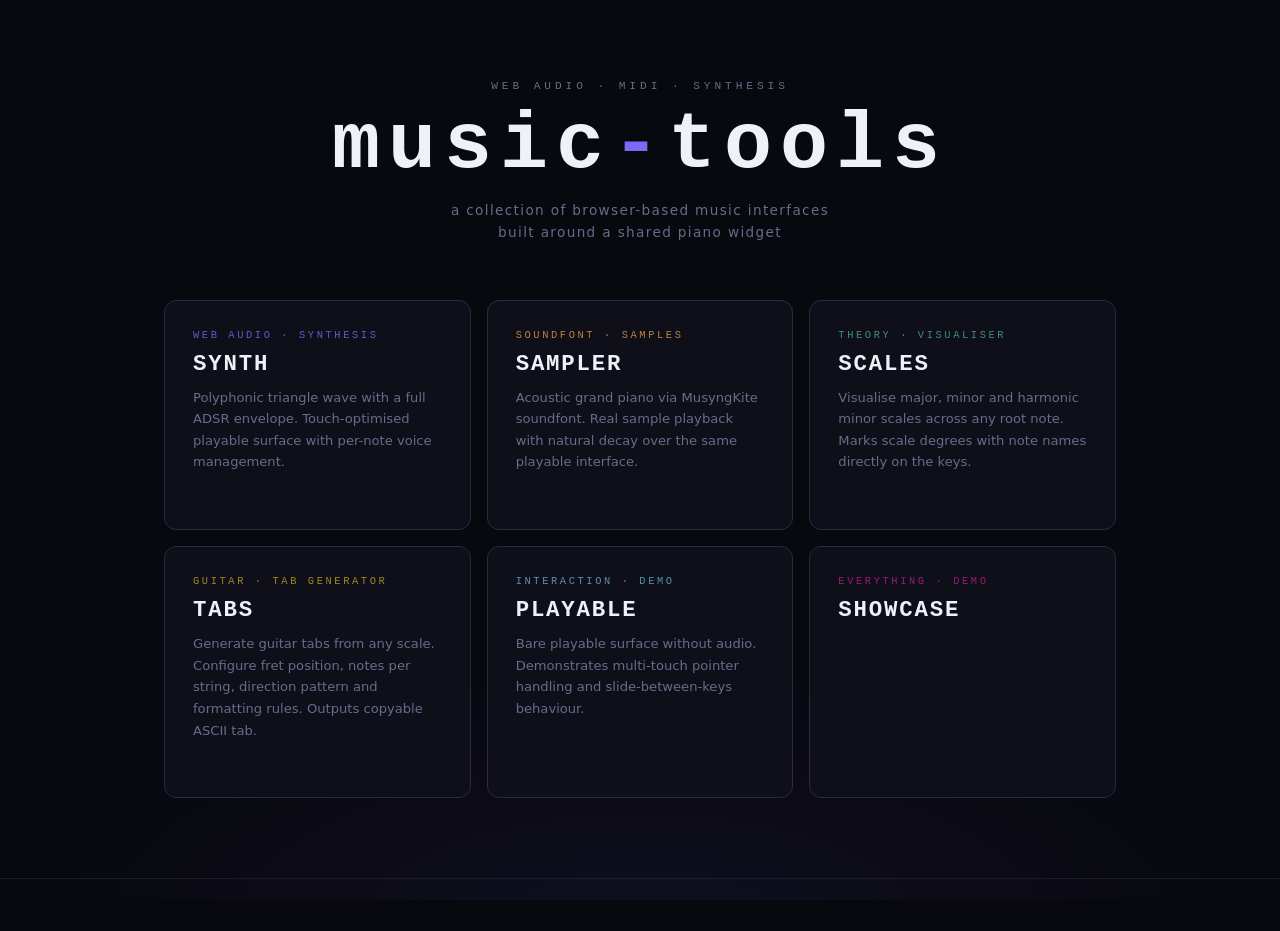
<file: index.html>
<!DOCTYPE html>
<html lang="en">
<head>
    <meta charset="UTF-8">
    <meta name="viewport" content="width=device-width, initial-scale=1.0">
    <title>music-tools</title>
    <link rel="stylesheet" href="./base.css">
    <link rel="stylesheet" href="./index.css">

    <link rel="modulepreload" href="./core/global.js">
    <script type="module">
        import { applyProfileToElement } from './core/global.js';
        document.querySelectorAll('[data-profile]').forEach(el =>
            applyProfileToElement(el, el.dataset.profile)
        );
    </script>    
</head>
<body>

<div class="page">

    <section class="hero">
        <p class="hero-eyebrow">web audio · midi · synthesis</p>
        <h1 class="hero-title">music<span>-</span>tools</h1>
        <p class="hero-sub">a collection of browser-based music interfaces built around a shared piano widget</p>
    </section>

    <nav class="tool-grid">

        <a class="tool-card" href="./synth/" data-profile="synth">
           <span class="card-tag">web audio · synthesis</span>
           <span class="card-title">SYNTH</span>
           <p class="card-desc">Polyphonic triangle wave with a full ADSR envelope. Touch-optimised playable surface with per-note voice management.</p>
           <span class="card-arrow">open →</span>
        </a>
        
        <a class="tool-card" href="./sampler/" data-profile="sampler">
            <span class="card-tag">soundfont · samples</span>
            <span class="card-title">SAMPLER</span>
            <p class="card-desc">Acoustic grand piano via MusyngKite soundfont. Real sample playback with natural decay over the same playable interface.</p>
            <span class="card-arrow">open →</span>
        </a>

        <a class="tool-card" href="./scales/" data-profile="scales">
            <span class="card-tag">theory · visualiser</span>
            <span class="card-title">SCALES</span>
            <p class="card-desc">Visualise major, minor and harmonic minor scales across any root note. Marks scale degrees with note names directly on the keys.</p>
            <span class="card-arrow">open →</span>
        </a>

        <a class="tool-card" href="./tabs/" data-profile="tabs">
            <span class="card-tag">guitar · tab generator</span>
            <span class="card-title">TABS</span>
            <p class="card-desc">Generate guitar tabs from any scale. Configure fret position, notes per string, direction pattern and formatting rules. Outputs copyable ASCII tab.</p>
            <span class="card-arrow">open →</span>
        </a>

        <!-- <a class="tool-card" href="./chords/" data-profile="chords">
            <span class="card-tag">coming soon</span>
            <span class="card-title">CHORDS</span>
            <p class="card-desc">Keyboard-as-selector. Click notes on and off to build a chord; the widget identifies and names what you've played.</p>
            <span class="card-arrow">open →</span>
        </a> -->

        <a class="tool-card" href="./playable/" data-profile="playable">
            <span class="card-tag">interaction · demo</span>
            <span class="card-title">PLAYABLE</span>
            <p class="card-desc">Bare playable surface without audio. Demonstrates multi-touch pointer handling and slide-between-keys behaviour.</p>
            <span class="card-arrow">open →</span>
        </a>

        <a class="tool-card" href="./showcase/" data-profile="showcase">
            <span class="card-tag">everything · demo</span>
            <span class="card-title">SHOWCASE</span>
            <p class="card-desc"></p>
            <span class="card-arrow">open →</span>
        </a>

    </nav>

    <footer class="site-footer">music-tools · built with web audio api · PianoWidget</footer>

</div>

</body>
</html>
</file>
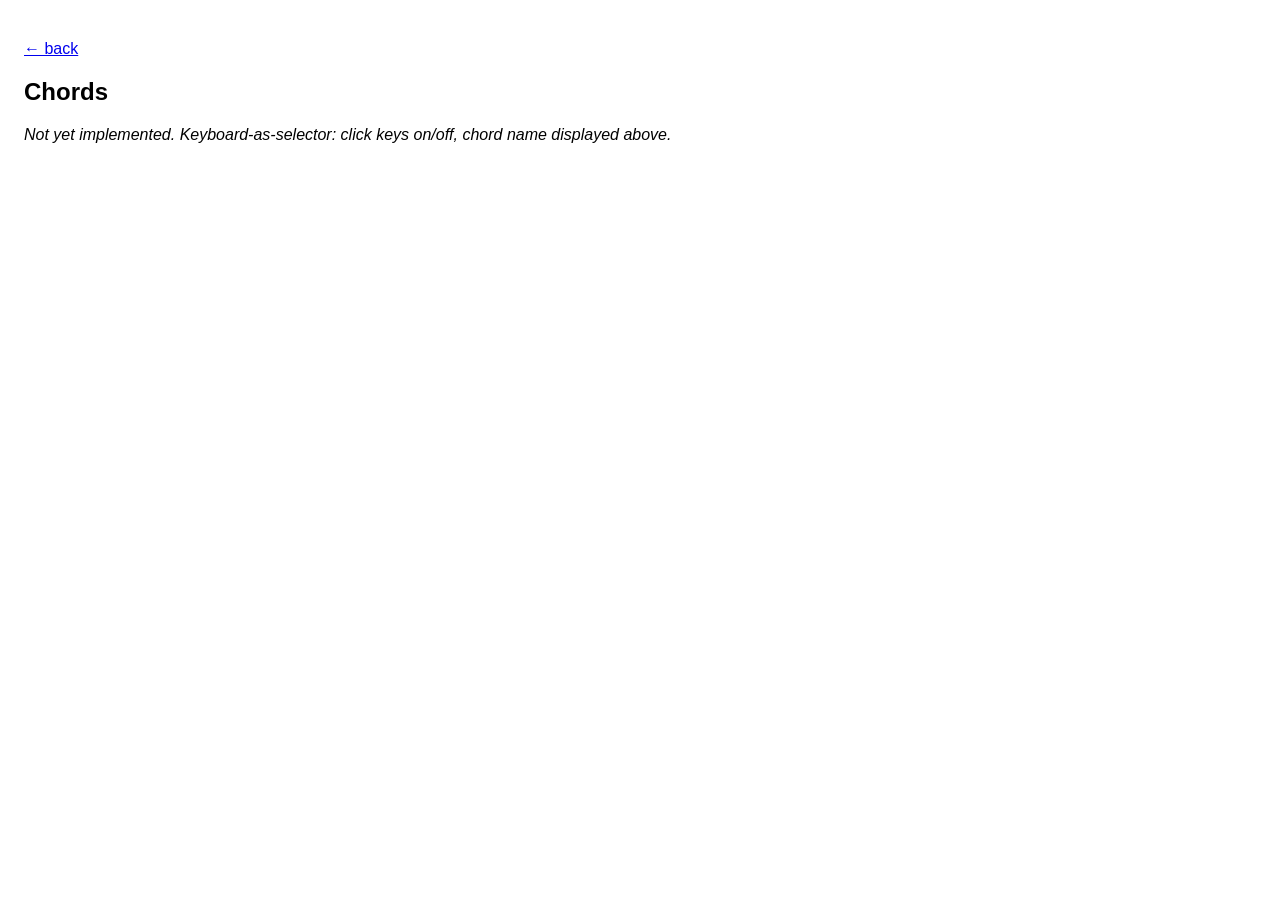
<file: chords/index.html>
<!DOCTYPE html>
<html lang="en">
<head>
    <meta charset="UTF-8">
    <meta name="viewport" content="width=device-width, initial-scale=1.0">
    <title>Chords</title>
    <style> body { font-family: sans-serif; padding: 16px; }</style>
</head>
<body>
    <p><a href="../">← back</a></p>
    <h2>Chords</h2>
    <p><em>Not yet implemented. Keyboard-as-selector: click keys on/off, chord name displayed above.</em></p>
</body>
</html>
</file>
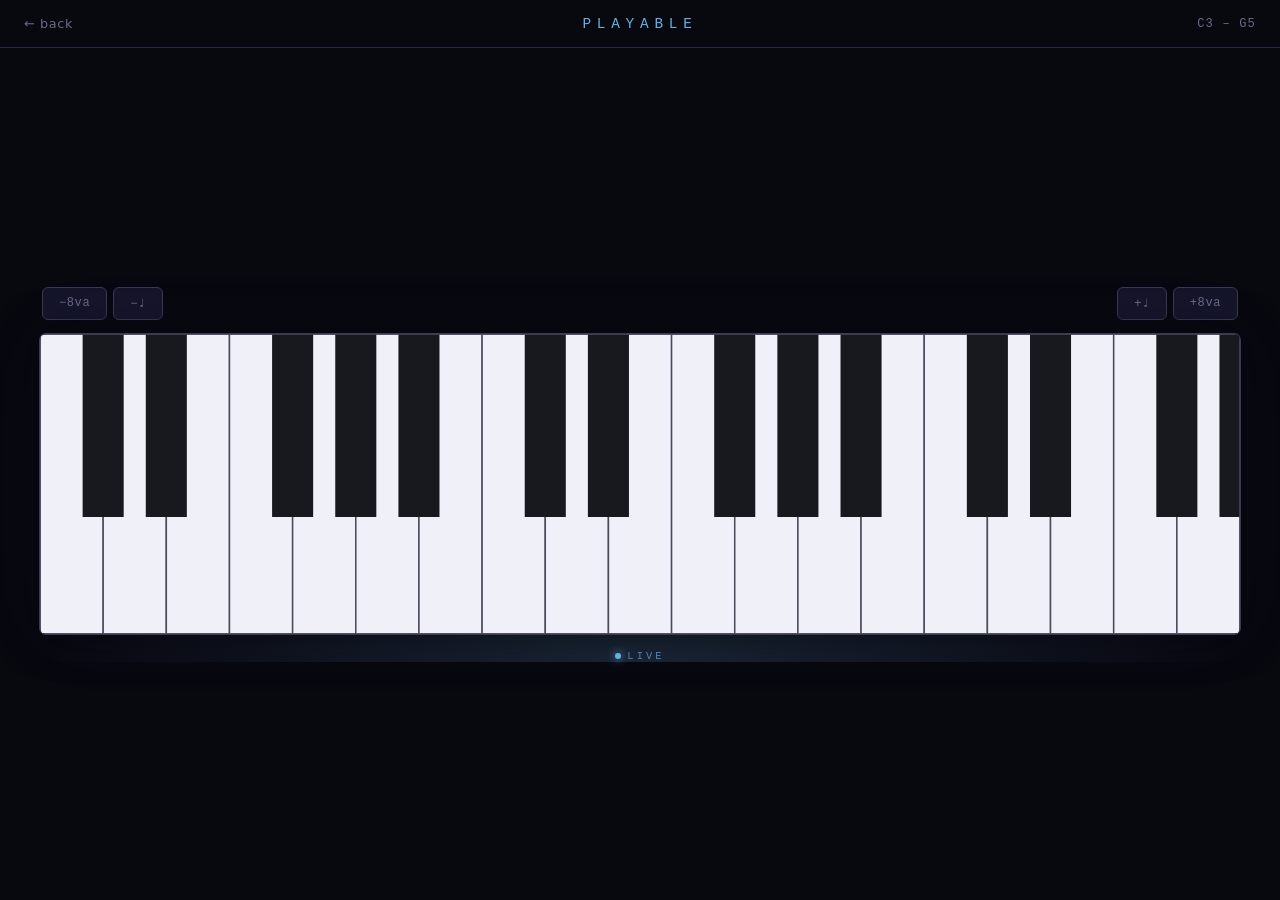
<file: playable/index.html>
<!DOCTYPE html>
<html lang="en">
<head>
    <meta charset="UTF-8">
    <meta name="viewport" content="width=device-width, initial-scale=1.0">
    <title>Playable</title>
    <link rel="stylesheet" href="../base.css">
    <link rel="stylesheet" href="./style.css">
</head>
<body>

<div id="app" class="visible">

    <header id="app-header">
        <a href="../" class="back-link">← back</a>
        <span class="app-title">PLAYABLE</span>
        <span class="range-label" id="range-label"></span>
    </header>

    <main id="app-main">
        <div class="stage">
            <div class="stage-glow"></div>

            <div class="nudge-row">
                <div class="nudge-group">
                    <button class="nudge-btn" id="oct-down">−8va</button>
                    <button class="nudge-btn" id="semi-down">−♩</button>
                </div>
                <div class="nudge-group">
                    <button class="nudge-btn" id="semi-up">+♩</button>
                    <button class="nudge-btn" id="oct-up">+8va</button>
                </div>
            </div>

            <div id="container">
                <canvas id="piano"></canvas>
            </div>

            <div class="live-indicator">
                <span class="live-dot"></span>
                <span class="live-text">LIVE</span>
            </div>
        </div>
    </main>

</div>

<script type="module" src="./playable.js"></script>
</body>
</html>
</file>
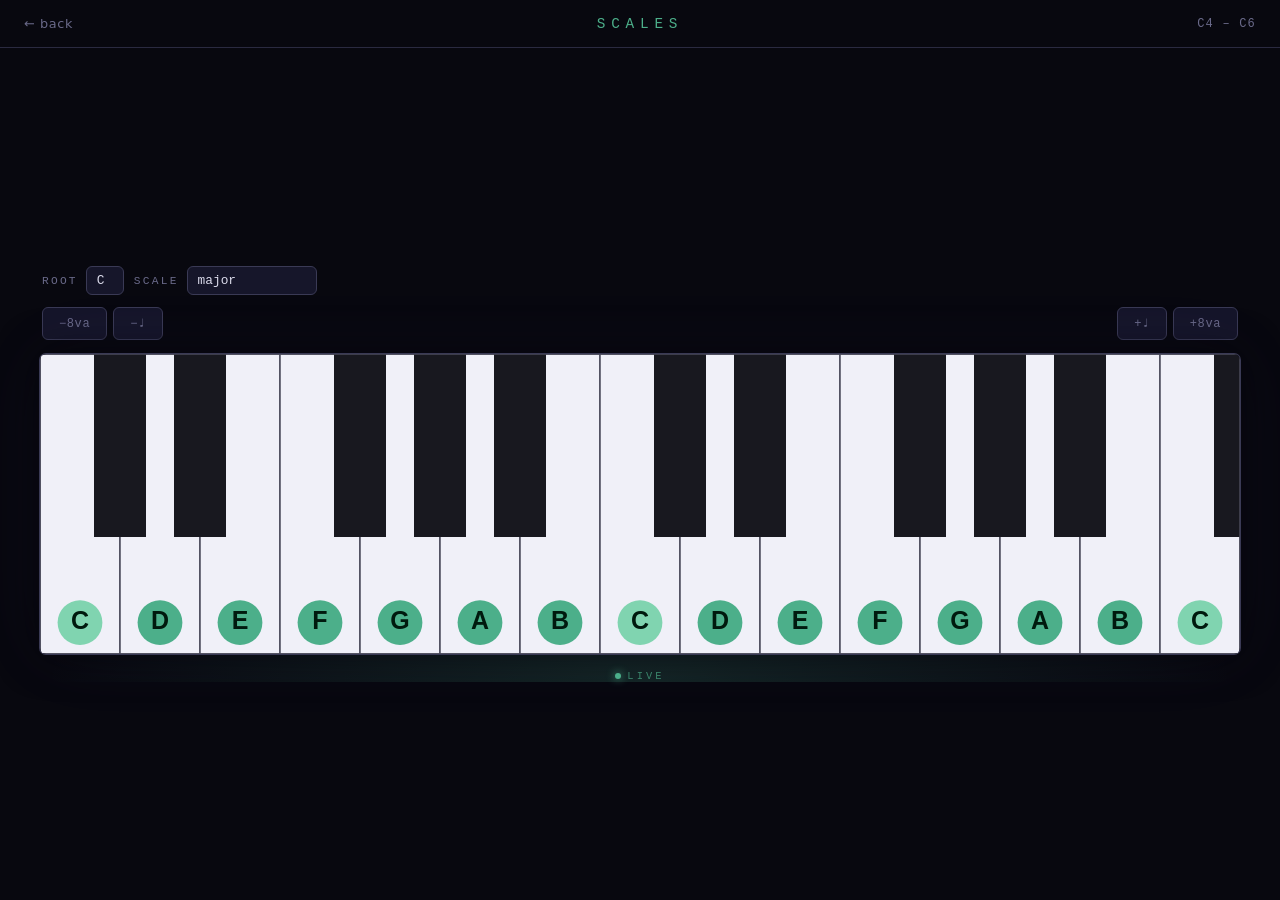
<file: scales/index.html>
<!DOCTYPE html>
<html lang="en">
<head>
    <meta charset="UTF-8">
    <meta name="viewport" content="width=device-width, initial-scale=1.0">
    <title>Scales</title>
    <link rel="stylesheet" href="../base.css">
    <link rel="stylesheet" href="./style.css">
    <style>
        /* scales-specific layout — no overflow:hidden, page can scroll */
        html, body { overflow: auto; }

        .controls-row {
            display: flex;
            flex-wrap: wrap;
            align-items: center;
            gap: 10px;
        }

        .control-group {
            display: flex;
            align-items: center;
            gap: 8px;
        }

        .control-group label {
            font-family: var(--font-mono);
            font-size: 0.7rem;
            letter-spacing: 0.2em;
            text-transform: uppercase;
            color: var(--text-dim);
        }

        .control-group select {
            background: var(--bg-raised);
            border: 1px solid var(--border-light);
            border-radius: var(--radius-sm);
            color: var(--text);
            font-family: var(--font-mono);
            font-size: 0.8rem;
            padding: 6px 10px;
            cursor: pointer;
            outline: none;
            appearance: none;
            -webkit-appearance: none;
        }

        .control-group select:focus {
            border-color: var(--accent);
        }
    </style>
</head>
<body>

<div id="app" class="visible">

    <header id="app-header">
        <a href="../" class="back-link">← back</a>
        <span class="app-title">SCALES</span>
        <span class="range-label" id="range-label"></span>
    </header>

    <main id="app-main">
        <div class="stage">
            <div class="stage-glow"></div>

            <div class="nudge-row" style="flex-direction: column; gap: 12px; align-items: stretch;">

                <div class="controls-row">
                    <div class="control-group">
                        <label for="root">Root</label>
                        <select id="root"></select>
                    </div>
                    <div class="control-group">
                        <label for="scale">Scale</label>
                        <select id="scale"></select>
                    </div>
                </div>

                <div style="display:flex; justify-content:space-between;">
                    <div class="nudge-group">
                        <button class="nudge-btn" id="shift-oct-down">−8va</button>
                        <button class="nudge-btn" id="shift-semi-down">−♩</button>
                    </div>
                    <div class="nudge-group">
                        <button class="nudge-btn" id="shift-semi-up">+♩</button>
                        <button class="nudge-btn" id="shift-oct-up">+8va</button>
                    </div>
                </div>

            </div>

            <div id="container">
                <canvas id="piano"></canvas>
            </div>

            <div class="live-indicator">
                <span class="live-dot"></span>
                <span class="live-text">LIVE</span>
            </div>
        </div>
    </main>

</div>

<script type="module" src="./scales.js"></script>
</body>
</html>
</file>
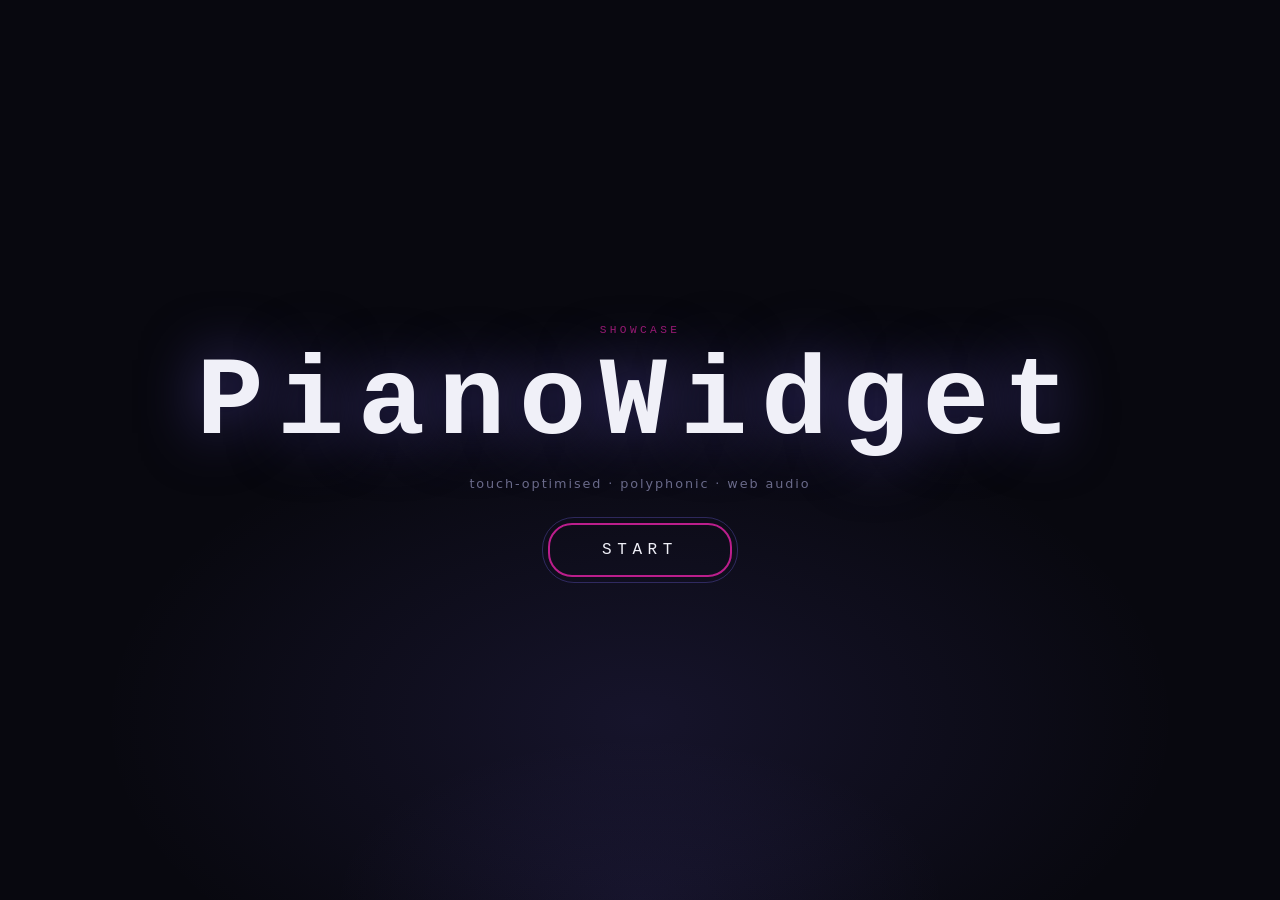
<file: showcase/index.html>
<!DOCTYPE html>
<html lang="en">

<head>
    <meta charset="UTF-8">
    <meta name="viewport" content="width=device-width, initial-scale=1.0">
    <link rel="stylesheet" href="../_crckfx/numbin/numbin.css">
    <title>PIANO WIDGET</title>
    <link rel="stylesheet" href="../base.css">
    <link rel="stylesheet" href="../controls-panel.css">
    <link rel="stylesheet" href="./style.css">

    <link rel="stylesheet" href="../mt_numbin.css">

    <link rel="modulepreload" href="../core/global.js">
    <script type="module">
        import { applyProfileToElement } from '../core/global.js';
        applyProfileToElement(document.getElementById('start-overlay'), 'showcase');
        applyProfileToElement(document.getElementById('app'), 'showcase');
    </script>
</head>

<body>

    <div id="start-overlay">
        <div class="overlay-inner">
            <div class="overlay-label">showcase</div>
            <h1 class="overlay-title">PianoWidget</h1>
            <p class="overlay-sub">touch-optimised · polyphonic · web audio</p>
            <button id="start-btn">
                <span class="btn-ring"></span>
                START
            </button>
        </div>
    </div>

    <div id="app">
        <header id="app-header">
            <a href="../" class="back-link">← back</a>
            <span class="app-title">PianoWidget</span>
            <span class="range-label" id="range-label"></span>
        </header>

        <main id="app-main">
            <div class="stage">
                <div class="stage-glow"></div>
                <!-- range controls -->
                <div class="controls-panel">
                    <div class="controls-row">
                        <span class="row-label">Piano</span>
                        <div class="control-group">
                            <label for="num-keys">Number of keys</label>
                            <div id="nb-num-keys" class="numbin" data-value="30" data-min="12" data-max="64" data-step="1">
                                <input type="number" id="num-keys">
                            </div>
                        </div>
                        <div class="control-group">
                            <label for="keys-range-start">Starting Key</label>
                            <div class="numbin midi-numbin" id="nb-keys-range-start" data-value="60" data-min="0" data-max="127" data-step="1">
                                <input type="number" id="keys-range-start">
                            </div>
                        </div>
                    </div>
                    <!-- keyboard controls -->
                    <div class="controls-row">
                        <span class="row-label">Keyboard</span>
                        <div class="controls-row">
                            <div class="control-group">
                                <label for="kb-octave">Octave</label>
                                <select id="kb-octave">
                                    <option value="1">Z: C1 / Q: C2</option>
                                    <option value="2">Z: C2 / Q: C3</option>
                                    <option value="3" selected>Z: C3 / Q: C4</option>
                                    <option value="4">Z: C4 / Q: C5</option>
                                    <option value="5">Z: C5 / Q: C6</option>
                                    <option value="6">Z: C6 / Q: C7</option>
                                </select>
                            </div>
                        </div>
                    </div>
                    <!-- scale controls -->
                    <div class="controls-row">
                        <span class="row-label">Scale</span>
                        <div class="control-group">
                            <label for="scale-root">Root</label>
                            <select id="scale-root"></select>
                        </div>
                        <div class="control-group">
                            <label for="scale-type">Type</label>
                            <select id="scale-type"></select>
                        </div>
                        <div class="control-group">
                            <label>
                                <input type="checkbox" id="scale-dim"> Dim non-scale
                            </label>
                        </div>
                        <div class="control-group">
                            <label>
                                <input type="checkbox" id="scale-names" checked> Note names
                            </label>
                        </div>
                        <div class="control-group">
                            <label>
                                <input type="checkbox" id="root-highlight" checked>
                                Root note
                            </label>
                        </div>                        
                    </div>                    
                </div>
                <!-- legacy nudge controls -->
                <div class="nudge-row">
                    <div class="nudge-group">
                        <button class="nudge-btn" id="oct-down">−8va</button>
                        <button class="nudge-btn" id="semi-down">−♩</button>
                    </div>
                    <div class="nudge-group">
                        <button class="nudge-btn" id="semi-up">+♩</button>
                        <button class="nudge-btn" id="oct-up">+8va</button>
                    </div>
                </div>


                <div id="container">
                    <!-- not a real nudge row just another row -->
                    <!-- although 2 dumb spans with space-between is almost it -->
                    <!-- still, to do it properly you'd need to center x to the corresponding note "A3", "C#6", etc. -->
                    <!-- maybe you could do something with css variables that get set by the widget. 
                     eg. when starting and ending note are known, notify a left and a right channel. 
                     we essentially draw (with html) something that corresponds to the canvas.
                     or it could be case based AND canvas linked. whatever's easiest.
                     though we'd need to ensure it can handle a canvas that overflows. so maybe it's tough.
                      -->
                    <div class="dumb-row">
                        <!-- these things actually spill onto the piano; 
                         it's a nice way to test their alignment -->
                        <span class="note left"></span>
                        <span class="note right"></span>
                    </div>
                    <canvas id="piano"></canvas>
                </div>

                <div class="live-indicator">
                    <span class="live-dot"></span>
                    <span class="live-text">LIVE</span>
                </div>
            </div>
        </main>
    </div>

    <script type="module">
        import { initAllNumbins, initNumbin } from "../_crckfx/numbin/Numbin.js";
        import {MidiNumbin} from "../_crckfx/numbin/MidiNumbin.js";
        // initAllNumbins();
        const nb_keysRangeStart = document.getElementById('nb-keys-range-start');

        initNumbin(document.getElementById('nb-num-keys'));
        // initNumbin(document.getElementById('nb-keys-range-start'));
        // const krsNumbin = new MidiNumbin(nb_keysRangeStart, {min: 0, max: 127});

    </script>
    <script type="module" src="./main.js"></script>
</body>

</html>
</file>
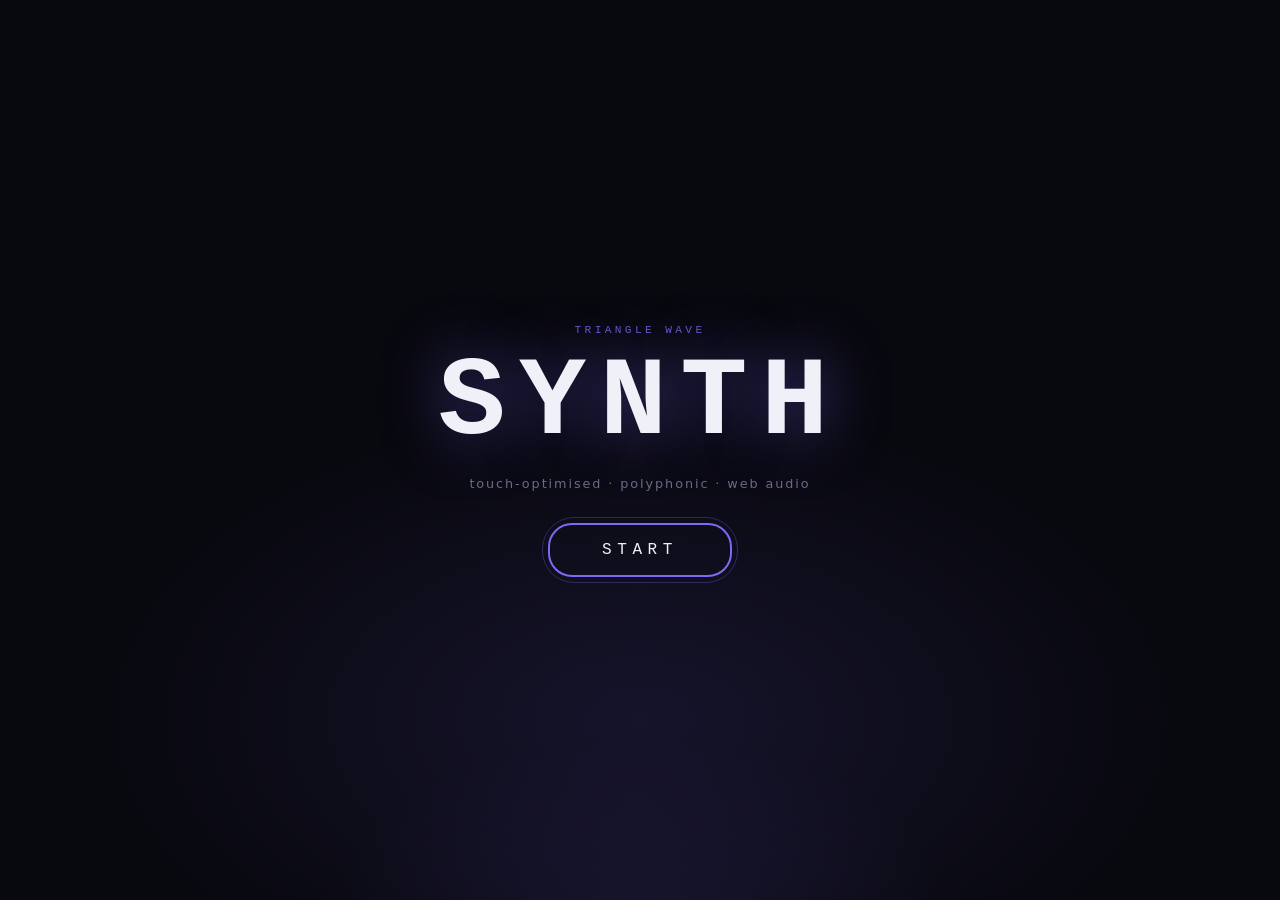
<file: synth/index.html>
<!DOCTYPE html>
<html lang="en">
<head>
    <meta charset="UTF-8">
    <meta name="viewport" content="width=device-width, initial-scale=1.0">
    <title>Synth</title>
    <link rel="stylesheet" href="../base.css">
    <link rel="stylesheet" href="../controls-panel.css">
    <link rel="stylesheet" href="./style.css">
</head>
<body>

    <div id="start-overlay">
        <div class="overlay-inner">
            <div class="overlay-label">triangle wave</div>
            <h1 class="overlay-title">SYNTH</h1>
            <p class="overlay-sub">touch-optimised · polyphonic · web audio</p>
            <button id="start-btn">
                <span class="btn-ring"></span>
                START
            </button>
        </div>
    </div>

    <div id="app">
        <header id="app-header">
            <a href="../" class="back-link">← back</a>
            <span class="app-title">SYNTH</span>
            <span class="range-label" id="range-label"></span>
        </header>

        <main id="app-main">
            <div class="stage">
                <div class="stage-glow"></div>

                <div class="controls-panel">
                    <div class="controls-row">
                        <span class="row-label">Display</span>
                        <div class="control-group">
                            <label for="num-keys">Start fret</label>
                            <input type="number" id="num-keys" value="24" min="1" max="64" step="1">
                        </div>
                    </div>                    
                </div>

                <div class="nudge-row">
                    <div class="nudge-group">
                        <button class="nudge-btn" id="oct-down">−8va</button>
                        <button class="nudge-btn" id="semi-down">−♩</button>
                    </div>
                    <div class="nudge-group">
                        <button class="nudge-btn" id="semi-up">+♩</button>
                        <button class="nudge-btn" id="oct-up">+8va</button>
                    </div>
                </div>

                <div id="container">
                    <canvas id="piano"></canvas>
                </div>

                <div class="live-indicator">
                    <span class="live-dot"></span>
                    <span class="live-text">LIVE</span>
                </div>
            </div>
        </main>
    </div>

    <script type="module" src="./main.js"></script>
</body>
</html>
</file>
<file: base.css>
/* ===========================
   RESET & BASE
=========================== */
*, *::before, *::after {
    box-sizing: border-box;
    margin: 0;
    padding: 0;
}

:root {
    --bg:           #08080f;
    --bg-surface:   #0f0f1a;
    --bg-raised:    #16162a;
    --accent:       #7c6af7;        /* override per page */
    --accent-dim:   #4a3fa3;
    --accent-glow:  rgba(124, 106, 247, 0.18);
    --text:         #dcdcec;
    --text-dim:     #6a6a8a;
    --border:       #2a2a40;
    --border-light: #3a3a55;
    --white:        #f0f0f8;
    --radius-sm:    6px;
    --radius-md:    12px;
    --radius-lg:    24px;
    --font-mono:    'Courier New', Courier, monospace;
    --font-sans:    system-ui, -apple-system, sans-serif;
}

html, body {
    height: 100%;
    background: var(--bg);
    color: var(--text);
    font-family: var(--font-sans);
    overflow: hidden;
}

/* ===========================
   START OVERLAY
=========================== */
#start-overlay {
    position: fixed;
    inset: 0;
    z-index: 200;
    display: flex;
    align-items: center;
    justify-content: center;
    background: var(--bg);
    background-image:
        radial-gradient(ellipse 60% 50% at 50% 80%, rgba(124,106,247,0.12) 0%, transparent 70%),
        radial-gradient(ellipse 40% 30% at 50% 100%, rgba(124,106,247,0.08) 0%, transparent 60%);
    transition: opacity 0.55s ease;
}

#start-overlay.fade-out {
    opacity: 0;
    pointer-events: none;
}

.overlay-inner {
    display: flex;
    flex-direction: column;
    align-items: center;
    gap: 12px;
    text-align: center;
    user-select: none;
}

.overlay-label {
    font-family: var(--font-mono);
    font-size: 0.7rem;
    letter-spacing: 0.3em;
    text-transform: uppercase;
    color: var(--accent);
    opacity: 0.8;
}

.overlay-title {
    font-family: var(--font-mono);
    font-size: clamp(3.5rem, 14vw, 7rem);
    font-weight: 700;
    letter-spacing: 0.12em;
    color: var(--white);
    line-height: 1;
    text-shadow: 0 0 60px rgba(124,106,247,0.5);
}

.overlay-sub {
    font-size: 0.8rem;
    color: var(--text-dim);
    letter-spacing: 0.15em;
    margin-top: 4px;
    margin-bottom: 20px;
}

.overlay-status {
    font-family: var(--font-mono);
    font-size: 0.7rem;
    letter-spacing: 0.2em;
    color: var(--text-dim);
    min-height: 1.2em;
}

#start-btn {
    position: relative;
    padding: 16px 52px;
    background: transparent;
    border: 2px solid var(--accent);
    border-radius: var(--radius-lg);
    color: var(--white);
    font-family: var(--font-mono);
    font-size: 1rem;
    letter-spacing: 0.35em;
    cursor: pointer;
    transition: background 0.2s, box-shadow 0.2s, transform 0.1s, opacity 0.2s;
    overflow: visible;
}

#start-btn:hover:not(:disabled) {
    background: var(--accent-glow);
    box-shadow: 0 0 30px rgba(124,106,247,0.35);
}

#start-btn:active:not(:disabled) {
    transform: scale(0.97);
}

#start-btn:disabled {
    opacity: 0.5;
    cursor: default;
}

.btn-ring {
    position: absolute;
    inset: -8px;
    border-radius: calc(var(--radius-lg) + 8px);
    border: 1px solid rgba(124,106,247,0.3);
    animation: ring-pulse 2.4s ease-in-out infinite;
    pointer-events: none;
}

@keyframes ring-pulse {
    0%, 100% { opacity: 0.2; transform: scale(1); }
    50%       { opacity: 0.7; transform: scale(1.04); }
}

/* ===========================
   APP LAYOUT
=========================== */
#app {
    display: flex;
    flex-direction: column;
    height: 100%;
    opacity: 0;
    transition: opacity 0.5s ease 0.1s;
    overflow: auto;
}

#app.visible {
    opacity: 1;
}

/* ===========================
   HEADER
=========================== */
#app-header {
    display: flex;
    align-items: center;
    justify-content: space-between;
    padding: 16px 24px;
    border-bottom: 1px solid var(--border);
    flex-shrink: 0;
    position: relative;
}

.back-link {
    font-size: 0.8rem;
    color: var(--text-dim);
    text-decoration: none;
    letter-spacing: 0.05em;
    transition: color 0.15s;
}
.back-link:hover { color: var(--text); }

.app-title {
    font-family: var(--font-mono);
    font-size: 0.9rem;
    letter-spacing: 0.4em;
    color: var(--accent);
    position: absolute;
    left: 50%;
    transform: translateX(-50%);
}

.range-label {
    font-family: var(--font-mono);
    font-size: 0.75rem;
    color: var(--text-dim);
    letter-spacing: 0.1em;
    min-width: 60px;
    text-align: right;
}

/* ===========================
   MAIN / STAGE
=========================== */
#app-main {
    flex: 1;
    display: flex;
    align-items: center;
    justify-content: center;
    padding: 24px 16px;
}

.stage {
    position: relative;
    width: 100%;
    max-width: 1200px;
    display: flex;
    flex-direction: column;
    align-items: stretch;
}

.stage-glow {
    position: absolute;
    bottom: 0;
    left: 50%;
    transform: translateX(-50%);
    width: 100%;
    overflow: hidden;
    height: 220px;
    background: radial-gradient(ellipse at bottom center,
        var(--accent-glow) 0%,
        transparent 70%);
    pointer-events: none;
    z-index: 0;
}

/* ===========================
   NUDGE CONTROLS
=========================== */
.nudge-row {
    display: flex;
    justify-content: space-between;
    align-items: center;
    padding: 0 2px;
    margin-bottom: 14px;
    position: relative;
    z-index: 1;
}

.nudge-group {
    display: flex;
    gap: 6px;
}

.nudge-btn {
    padding: 8px 16px;
    background: var(--bg-raised);
    border: 1px solid var(--border-light);
    border-radius: var(--radius-sm);
    color: var(--text-dim);
    font-family: var(--font-mono);
    font-size: 0.75rem;
    letter-spacing: 0.05em;
    cursor: pointer;
    transition: color 0.15s, border-color 0.15s, background 0.15s, box-shadow 0.15s;
    user-select: none;
    -webkit-tap-highlight-color: transparent;
}

.nudge-btn:hover {
    color: var(--text);
    border-color: var(--accent-dim);
    background: var(--bg-surface);
}

.nudge-btn:active {
    background: var(--accent-glow);
    border-color: var(--accent);
    color: var(--white);
    box-shadow: 0 0 12px rgba(124,106,247,0.25);
}

.nudge-btn:disabled {
    opacity: 0.3;
}

/* ===========================
   PIANO CONTAINER
=========================== */
#container {
    width: 100%;
    overflow: hidden;
    overflow-x: auto;
    border-radius: var(--radius-sm);
    box-shadow:
        0 0 0 1px var(--border-light),
        0 0 40px rgba(0,0,0,0.6),
        0 0 80px rgba(124,106,247,0.06);
    position: relative;
    z-index: 1;
    /* until we figure out a better way to clamp so scroll is available, set a max-height */
    max-height: 80vh; 

}

canvas { display: block; }

/* ===========================
   LIVE INDICATOR
=========================== */
.live-indicator {
    display: flex;
    align-items: center;
    justify-content: center;
    gap: 6px;
    margin-top: 16px;
    position: relative;
    z-index: 1;
}

.live-dot {
    width: 6px;
    height: 6px;
    border-radius: 50%;
    background: var(--accent);
    animation: live-blink 2s ease-in-out infinite;
    box-shadow: 0 0 8px var(--accent);
}

@keyframes live-blink {
    0%, 100% { opacity: 1; }
    50%       { opacity: 0.35; }
}

.live-text {
    font-family: var(--font-mono);
    font-size: 0.65rem;
    letter-spacing: 0.3em;
    color: var(--accent);
    opacity: 0.7;
}

/* ===========================
   RESPONSIVE
=========================== */
@media (max-height: 500px) {
    #app-header { padding: 10px 20px; }
    #app-main   { padding: 12px 12px; }
    .nudge-row  { margin-bottom: 10px; }
    .live-indicator { margin-top: 10px; }
}
</file>
<file: index.css>
/* ===========================
   HOMEPAGE LAYOUT
   Imports base.css for tokens/reset.
   Overrides overflow: hidden from base since
   this page can scroll if cards grow.
=========================== */
html, body {
    overflow: auto;
}

/* ===========================
   PAGE STRUCTURE
=========================== */
.page {
    min-height: 100vh;
    display: flex;
    flex-direction: column;
    background-image:
        radial-gradient(ellipse 70% 40% at 50% 100%, rgba(124,106,247,0.07) 0%, transparent 70%);
}

/* ===========================
   HERO
=========================== */
.hero {
    display: flex;
    flex-direction: column;
    align-items: center;
    justify-content: center;
    padding: 80px 24px 56px;
    text-align: center;
    gap: 14px;
}

.hero-eyebrow {
    font-family: var(--font-mono);
    font-size: 0.7rem;
    letter-spacing: 0.35em;
    text-transform: uppercase;
    color: var(--text-dim);
}

.hero-title {
    font-family: var(--font-mono);
    font-size: clamp(2.4rem, 8vw, 5rem);
    font-weight: 700;
    letter-spacing: 0.1em;
    color: var(--white);
    line-height: 1;
}

.hero-title span {
    color: var(--accent);
}

.hero-sub {
    font-size: 0.85rem;
    color: var(--text-dim);
    letter-spacing: 0.1em;
    max-width: 380px;
    line-height: 1.6;
}

/* ===========================
   TOOL GRID
=========================== */
.tool-grid {
    display: grid;
    grid-template-columns: repeat(auto-fit, minmax(260px, 1fr));
    gap: 16px;
    padding: 0 24px 80px;
    max-width: 1000px;
    margin: 0 auto;
    width: 100%;
}

/* ===========================
   TOOL CARD
=========================== */
.tool-card {
    position: relative;
    display: flex;
    flex-direction: column;
    padding: 28px 28px 24px;
    background: var(--bg-surface);
    border: 1px solid var(--border);
    border-radius: var(--radius-md);
    text-decoration: none;
    color: var(--text);
    overflow: hidden;
    transition: border-color 0.2s, transform 0.2s, box-shadow 0.2s;
    gap: 10px;
}

.tool-card::before {
    content: '';
    position: absolute;
    inset: 0;
    background: radial-gradient(ellipse 80% 60% at 50% 120%,
        var(--accent-glow) 0%, transparent 70%);
    opacity: 0;
    transition: opacity 0.3s;
    pointer-events: none;
}

.tool-card:hover {
    border-color: var(--accent);
    transform: translateY(-2px);
    box-shadow: 0 8px 32px rgba(0,0,0,0.4), 0 0 0 1px var(--accent);
}

.tool-card:hover::before {
    opacity: 1;
}

.tool-card:active {
    transform: translateY(0);
}

.card-tag {
    font-family: var(--font-mono);
    font-size: 0.65rem;
    letter-spacing: 0.25em;
    text-transform: uppercase;
    color: var(--accent);
    opacity: 0.8;
}

.card-title {
    font-family: var(--font-mono);
    font-size: 1.4rem;
    font-weight: 700;
    letter-spacing: 0.08em;
    color: var(--white);
}

.card-desc {
    font-size: 0.82rem;
    color: var(--text-dim);
    line-height: 1.65;
    flex: 1;
}

.card-arrow {
    font-family: var(--font-mono);
    font-size: 0.75rem;
    color: var(--accent);
    letter-spacing: 0.1em;
    margin-top: 8px;
    opacity: 0;
    transform: translateX(-4px);
    transition: opacity 0.2s, transform 0.2s;
}

.tool-card:hover .card-arrow {
    opacity: 1;
    transform: translateX(0);
}

/* Card accent colours — set per card via inline style vars */
.tool-card {
    --accent:      #7c6af7;
    --accent-glow: rgba(124,106,247,0.12);
}

/* ===========================
   FOOTER
=========================== */
.site-footer {
    margin-top: auto;
    padding: 20px 24px;
    border-top: 1px solid var(--border);
    text-align: center;
    font-family: var(--font-mono);
    font-size: 0.65rem;
    letter-spacing: 0.2em;
    color: var(--text-dim);
    opacity: 0.5;
}
</file>
<file: playable/style.css>
/* playable accent: blue */
:root {
    --accent:      #6ab0e0;
    --accent-dim:  #3a7aaa;
    --accent-glow: #6ab0e02e;
}
</file>
<file: scales/style.css>
/* scales accent: green */
:root {
    --accent:      #4caf8a;
    --accent-dim:  #2d7a5f;
    --accent-glow: rgba(76, 175, 138, 0.18);
}
</file>
<file: _crckfx/numbin/numbin.css>
/* Outer container — gesture surface */
.numbin {
    --bg-base: var(--color-bg-2);
    --bg-hover: var(--color-bg-3);

    display: inline-block;
    position: relative;
    touch-action: none;
    /* block UA pan/zoom */
    user-select: none;
    font: inherit;
    text-align: center;
    color: var(--color-text-1);
    background-color: var(--bg-base);
    border: 1px solid transparent;
    border-radius: 8px;
    min-width: 5ch;
    padding: 8px;
    cursor: ns-resize;
}

/* Hover feedback identical to old control */
.numbin:hover {
    background-color: var(--bg-hover);
}

/* Larger variant keeps same geometry logic */
.numbin.bigger {
    font-size: 2em;
}

/* The input created by JS inside .numbin */
.numbin>input {
    display: block;
    width: 100%;
    height: 100%;
    font: inherit;
    text-align: center;
    color: inherit;
    background: transparent;
    /* inherit container bg */
    border: none;
    outline: none;

    /* remove native styles */
    appearance: textfield;
    -moz-appearance: textfield;
    -webkit-appearance: textfield;

    /* user-select: text; */
    user-select: none;
    box-sizing: border-box;
    /* min-width: 5ch; */
}



/* Remove native spin buttons - necessary for numeric centering on chrome */
.numbin>input[type="number"]::-webkit-outer-spin-button,
.numbin>input[type="number"]::-webkit-inner-spin-button {
    -webkit-appearance: none;
    margin: 0;
}

/* Ensure inner input inherits rounded shape */
.numbin>input {
    border-radius: inherit;
}
</file>
<file: controls-panel.css>
/* ── Controls panel ── */
.controls-panel {
    display: flex;
    flex-direction: column;
    gap: 10px;
    margin-bottom: 14px;
    position: relative;
    z-index: 1;
}

.controls-row {
    display: flex;
    flex-wrap: wrap;
    gap: 8px;
    align-items: center;
}

.control-group {
    display: flex;
    align-items: center;
    gap: 6px;
}

.control-group label {
    font-family: var(--font-mono);
    font-size: 0.68rem;
    letter-spacing: 0.18em;
    text-transform: uppercase;
    color: var(--text-dim);
    white-space: nowrap;
}

.control-group select,
.control-group input[type="number"] {
    background: var(--bg-raised);
    border: 1px solid var(--border-light);
    border-radius: var(--radius-sm);
    color: var(--text);
    font-family: var(--font-mono);
    font-size: 0.78rem;
    padding: 5px 8px;
    cursor: pointer;
    outline: none;
    -webkit-appearance: none;
    appearance: none;
}

.control-group input[type="number"] {
    width: 58px;
    -webkit-appearance: textfield;
    appearance: textfield;
}

.control-group select:focus,
.control-group input:focus {
    border-color: var(--accent);
}

.control-group input[type="checkbox"] {
    accent-color: var(--accent);
    width: 16px;
    height: 16px;
    cursor: pointer;
    flex-shrink: 0;
}

.controls-divider {
    width: 1px;
    height: 22px;
    background: var(--border);
    margin: 0 2px;
    flex-shrink: 0;
}

.row-label {
    font-family: var(--font-mono);
    font-size: 0.62rem;
    letter-spacing: 0.22em;
    text-transform: uppercase;
    color: var(--accent);
    opacity: 0.7;
    padding: 2px 0;
    margin-right: 4px;
}
</file>
<file: showcase/style.css>
/* :root {
    --accent: #064ba5;
    --accent-dim: #33557e;
    --accent-glow: #064ba52e;
} */

.dumb-row {
    position: relative;
    /* same width as canvas, so it scrolls with it */
    display: flex;
    height: 24px;
    padding-top: 4px;
}

.dumb-row .note {
    position: absolute;
    box-sizing: border-box;
    font-family: var(--font-mono);
    font-size: 12px;
    color: var(--text-dim);
}

.dumb-row .note::after {
    background-color: var(--accent);
    width: 2px;
    height: 12px;
    display: inline-flex;
    content: '';
    position: absolute;
    left: 50%;
    top: 100%;
    transform: translateX(-50%);
}

.dumb-row .left {
    left: var(--start-key-cx);
    transform: translateX(-50%);
}

.dumb-row .right {
    left: var(--end-key-cx);
    transform: translateX(-50%);
}
</file>
<file: mt_numbin.css>
.control-group .numbin>input {
  background: var(--bg-raised);
  border: 1px solid var(--border-light);
  border-radius: var(--radius-sm);
  color: var(--text);
  font-family: var(--font-mono);
  font-size: 0.78rem;
  padding: 5px 8px;
  cursor: pointer;
  outline: none;
  -webkit-appearance: none;
  appearance: none;
}

.control-group .numbin>input {
  width: 58px;
  -webkit-appearance: textfield;
  appearance: textfield;
}
</file>
<file: synth/style.css>
/* synth accent: purple */
:root {
    --accent:      #7c6af7;
    --accent-dim:  #4a3fa3;
    --accent-glow: #7c6af72e;
}
</file>
